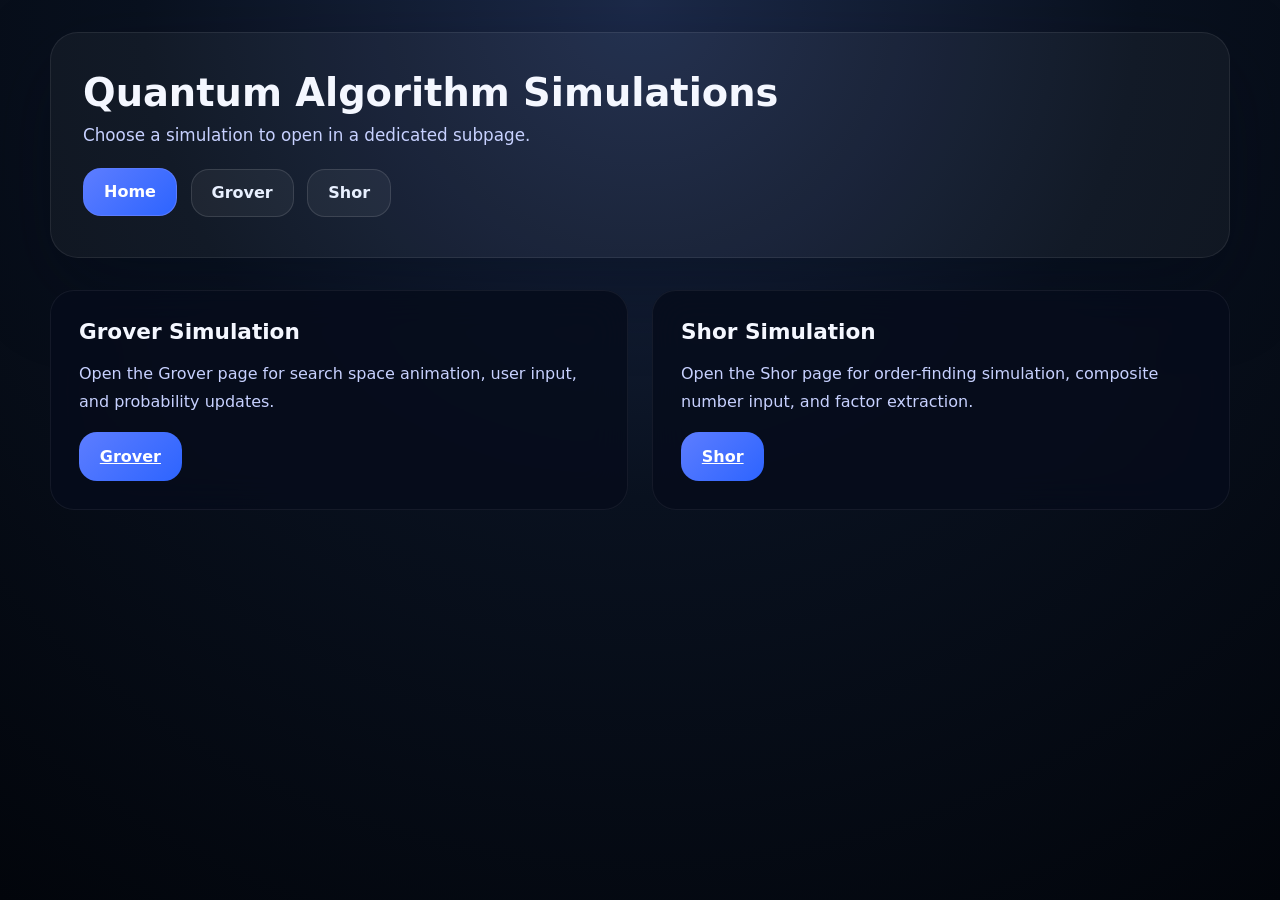
<file: index.html>
<!DOCTYPE html>
<html lang="en">
<head>
  <meta charset="UTF-8" />
  <meta name="viewport" content="width=device-width, initial-scale=1.0" />
  <title>Quantum Algorithm Simulations</title>
  <link rel="stylesheet" href="styles.css" />
</head>
<body>
  <div class="page-shell">
    <header class="hero">
      <h1>Quantum Algorithm Simulations</h1>
      <p>Choose a simulation to open in a dedicated subpage.</p>
      <nav class="top-nav">
        <a href="index.html" class="nav-link active">Home</a>
        <a href="grover.html" class="nav-link">Grover</a>
        <a href="shor.html" class="nav-link">Shor</a>
      </nav>
    </header>

    <section class="content">
      <article class="card highlight">
        <h2>Grover Simulation</h2>
        <p>Open the Grover page for search space animation, user input, and probability updates.</p>
        <a href="grover.html" class="primary-button">Grover</a>
      </article>

      <article class="card highlight">
        <h2>Shor Simulation</h2>
        <p>Open the Shor page for order-finding simulation, composite number input, and factor extraction.</p>
        <a href="shor.html" class="primary-button">Shor</a>
      </article>
    </section>
  </div>
</body>
</html>
</file>
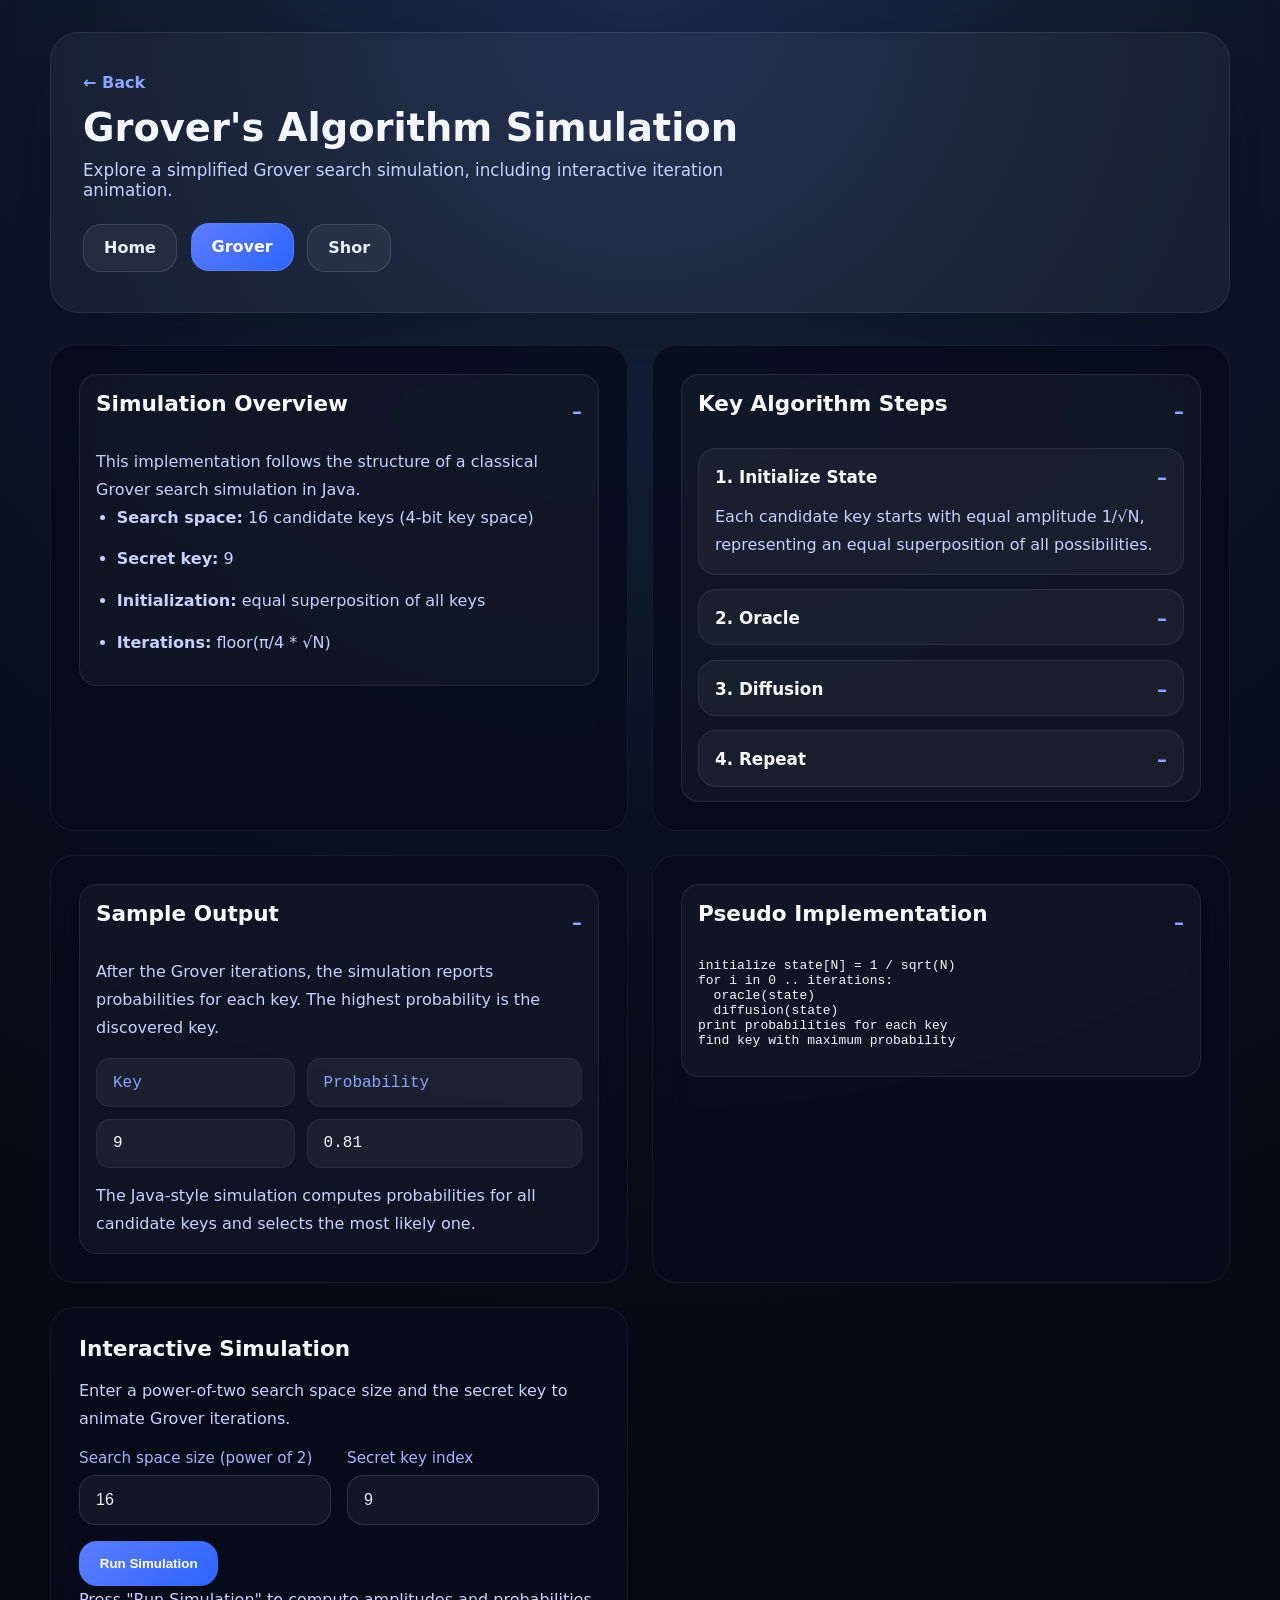
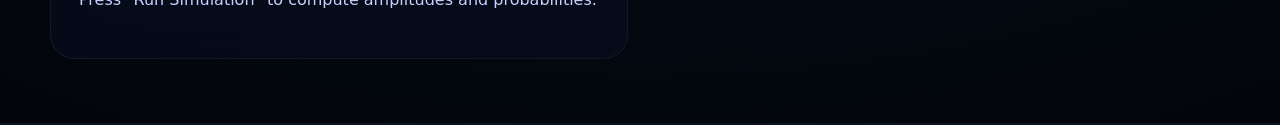
<file: grover.html>
<!DOCTYPE html>
<html lang="en">
<head>
  <meta charset="UTF-8" />
  <meta name="viewport" content="width=device-width, initial-scale=1.0" />
  <title>Grover Algorithm Simulation</title>
  <link rel="stylesheet" href="styles.css" />
</head>
<body>
  <div class="page-shell">
    <header class="hero">
      <a href="index.html" class="back-link">← Back</a>
      <h1>Grover's Algorithm Simulation</h1>
      <p>Explore a simplified Grover search simulation, including interactive iteration animation.</p>
      <nav class="top-nav">
        <a href="index.html" class="nav-link">Home</a>
        <a href="grover.html" class="nav-link active">Grover</a>
        <a href="shor.html" class="nav-link">Shor</a>
      </nav>
    </header>

    <section class="content">
      <article class="card">
        <details open class="section-dropdown">
          <summary><h2>Simulation Overview</h2></summary>
          <div>
            <p>This implementation follows the structure of a classical Grover search simulation in Java.</p>
            <ul>
              <li><strong>Search space:</strong> 16 candidate keys (4-bit key space)</li>
              <li><strong>Secret key:</strong> 9</li>
              <li><strong>Initialization:</strong> equal superposition of all keys</li>
              <li><strong>Iterations:</strong> floor(π/4 * √N)</li>
            </ul>
          </div>
        </details>
      </article>

      <article class="card highlight">
        <details open class="section-dropdown">
          <summary><h2>Key Algorithm Steps</h2></summary>
          <div class="dropdown-list">
            <details open>
              <summary>1. Initialize State</summary>
              <p>Each candidate key starts with equal amplitude 1/√N, representing an equal superposition of all possibilities.</p>
            </details>
            <details>
              <summary>2. Oracle</summary>
              <p>The oracle flips the phase of the secret key's amplitude, marking it for amplification without changing the others.</p>
            </details>
            <details>
              <summary>3. Diffusion</summary>
              <p>The diffusion operator reflects all amplitudes around their mean to amplify the marked state.</p>
            </details>
            <details>
              <summary>4. Repeat</summary>
              <p>Repeat oracle and diffusion for floor(π/4 * √N) iterations to maximize the probability of the secret key.</p>
            </details>
          </div>
        </details>
      </article>

      <article class="card">
        <details open class="section-dropdown">
          <summary><h2>Sample Output</h2></summary>
          <div>
            <p>After the Grover iterations, the simulation reports probabilities for each key. The highest probability is the discovered key.</p>
            <div class="output-grid">
              <div class="output-label">Key</div>
              <div class="output-label">Probability</div>
              <div class="output-value">9</div>
              <div class="output-value">0.81</div>
            </div>
            <p class="note">The Java-style simulation computes probabilities for all candidate keys and selects the most likely one.</p>
          </div>
        </details>
      </article>

      <article class="card code-card">
        <details open class="section-dropdown">
          <summary><h2>Pseudo Implementation</h2></summary>
          <div>
            <pre><code>initialize state[N] = 1 / sqrt(N)
for i in 0 .. iterations:
  oracle(state)
  diffusion(state)
print probabilities for each key
find key with maximum probability</code></pre>
          </div>
        </details>
      </article>

      <article class="card interactive-card">
        <h2>Interactive Simulation</h2>
        <p>Enter a power-of-two search space size and the secret key to animate Grover iterations.</p>
        <div class="form-grid">
          <label class="control-group">
            <span>Search space size (power of 2)</span>
            <input id="inputN" type="number" min="2" step="1" value="16" />
          </label>
          <label class="control-group">
            <span>Secret key index</span>
            <input id="inputTarget" type="number" min="0" value="9" />
          </label>
        </div>
        <button id="runButton" class="primary-button">Run Simulation</button>
        <div id="simulationStatus" class="note">Press "Run Simulation" to compute amplitudes and probabilities.</div>
        <div id="simulationResult" class="simulation-result"></div>
      </article>
    </section>
  </div>
  <script>
    function applyOracle(state, target) {
      state[target] *= -1;
    }
    function applyDiffusion(state) {
      const mean = state.reduce((sum, value) => sum + value, 0) / state.length;
      for (let i = 0; i < state.length; i++) {
        state[i] = 2 * mean - state[i];
      }
    }
    function buildStepStates(N, target) {
      const state = new Array(N).fill(1 / Math.sqrt(N));
      const states = [state.slice()];
      const iterations = Math.floor(Math.PI / 4 * Math.sqrt(N));
      for (let i = 0; i < iterations; i++) {
        applyOracle(state, target);
        applyDiffusion(state);
        states.push(state.slice());
      }
      return { states, iterations };
    }
    const groverStepDescriptions = [
      'Initialize equal amplitudes for each candidate state.',
      'Apply the oracle to flip the phase of the secret key.',
      'Apply diffusion to amplify the marked state amplitude.',
      'Repeat the process until the marked state probability peaks.'
    ];
    function renderStepResults(state, target, step, iterations) {
      const phaseStep = step === 0 ? 0 : ((step - 1) % 2) + 1;
      const phaseName = step === 0 ? 'Initial state' : phaseStep === 1 ? 'Oracle applied' : 'Diffusion applied';
      const currentDescription = groverStepDescriptions[Math.min(step, groverStepDescriptions.length - 1)];
      const rows = state
        .map((amplitude, index) => {
          const probability = amplitude * amplitude;
          const width = Math.max(2, Math.min(100, probability * 100));
          return `
          <tr${index === target ? ' class="highlight-row"' : ''}>
            <td>${index}</td>
            <td>${probability.toFixed(4)}</td>
            <td>
              <div class="bar"><div class="bar-fill" style="width: ${width}%"></div></div>
            </td>
          </tr>`;
        })
        .join("");
      const best = state
        .map((amplitude, index) => ({ index, probability: amplitude * amplitude }))
        .reduce((winner, item) => (item.probability > winner.probability ? item : winner), { index: 0, probability: 0 });
      const circuit = state
        .map((amplitude, index) => {
          const probability = amplitude * amplitude;
          const width = Math.max(4, Math.min(100, probability * 90));
          return `<div class="circuit-bar${index === target ? ' target' : ''}" style="flex: ${width};"><span>${index}</span></div>`;
        })
        .join("");
      return `
        <div class="result-summary">
          <p><strong>Iteration:</strong> ${step}/${iterations}</p>
          <p><strong>Phase:</strong> ${phaseName}</p>
          <p><strong>Most likely key now:</strong> ${best.index} (${best.probability.toFixed(4)})</p>
          <p class="note">${currentDescription}</p>
        </div>
        <div class="circuit-animation">
          ${circuit}
        </div>
        <div class="result-table-wrap">
          <table class="result-table">
            <thead><tr><th>Key</th><th>Probability</th><th>Amplitude</th></tr></thead>
            <tbody>${rows}</tbody>
          </table>
        </div>`;
    }
    function animateSteps(states, target, iterations, resultArea) {
      let step = 0;
      resultArea.innerHTML = renderStepResults(states[step], target, step, iterations);
      const intervalId = setInterval(() => {
        step += 1;
        if (step >= states.length) {
          clearInterval(intervalId);
          return;
        }
        resultArea.innerHTML = renderStepResults(states[step], target, step, iterations);
      }, 500);
    }
    document.getElementById("runButton").addEventListener("click", () => {
      const nInput = Number(document.getElementById("inputN").value);
      const targetInput = Number(document.getElementById("inputTarget").value);
      const resultArea = document.getElementById("simulationResult");
      if (!Number.isInteger(nInput) || nInput < 2 || (nInput & (nInput - 1)) !== 0) {
        resultArea.innerHTML = '<p class="note">Enter a valid power-of-two search space size like 4, 8, 16, or 32.</p>';
        return;
      }
      if (nInput > 32) {
        resultArea.innerHTML = '<p class="note">Use a smaller search space (max 32) for smooth animation.</p>';
        return;
      }
      if (!Number.isInteger(targetInput) || targetInput < 0 || targetInput >= nInput) {
        resultArea.innerHTML = '<p class="note">The secret key must be an integer between 0 and N - 1.</p>';
        return;
      }
      const { states, iterations } = buildStepStates(nInput, targetInput);
      resultArea.innerHTML = '<p class="note">Animating Grover iterations…</p>';
      animateSteps(states, targetInput, iterations, resultArea);
    });
  </script>
</body>
</html>
</file>
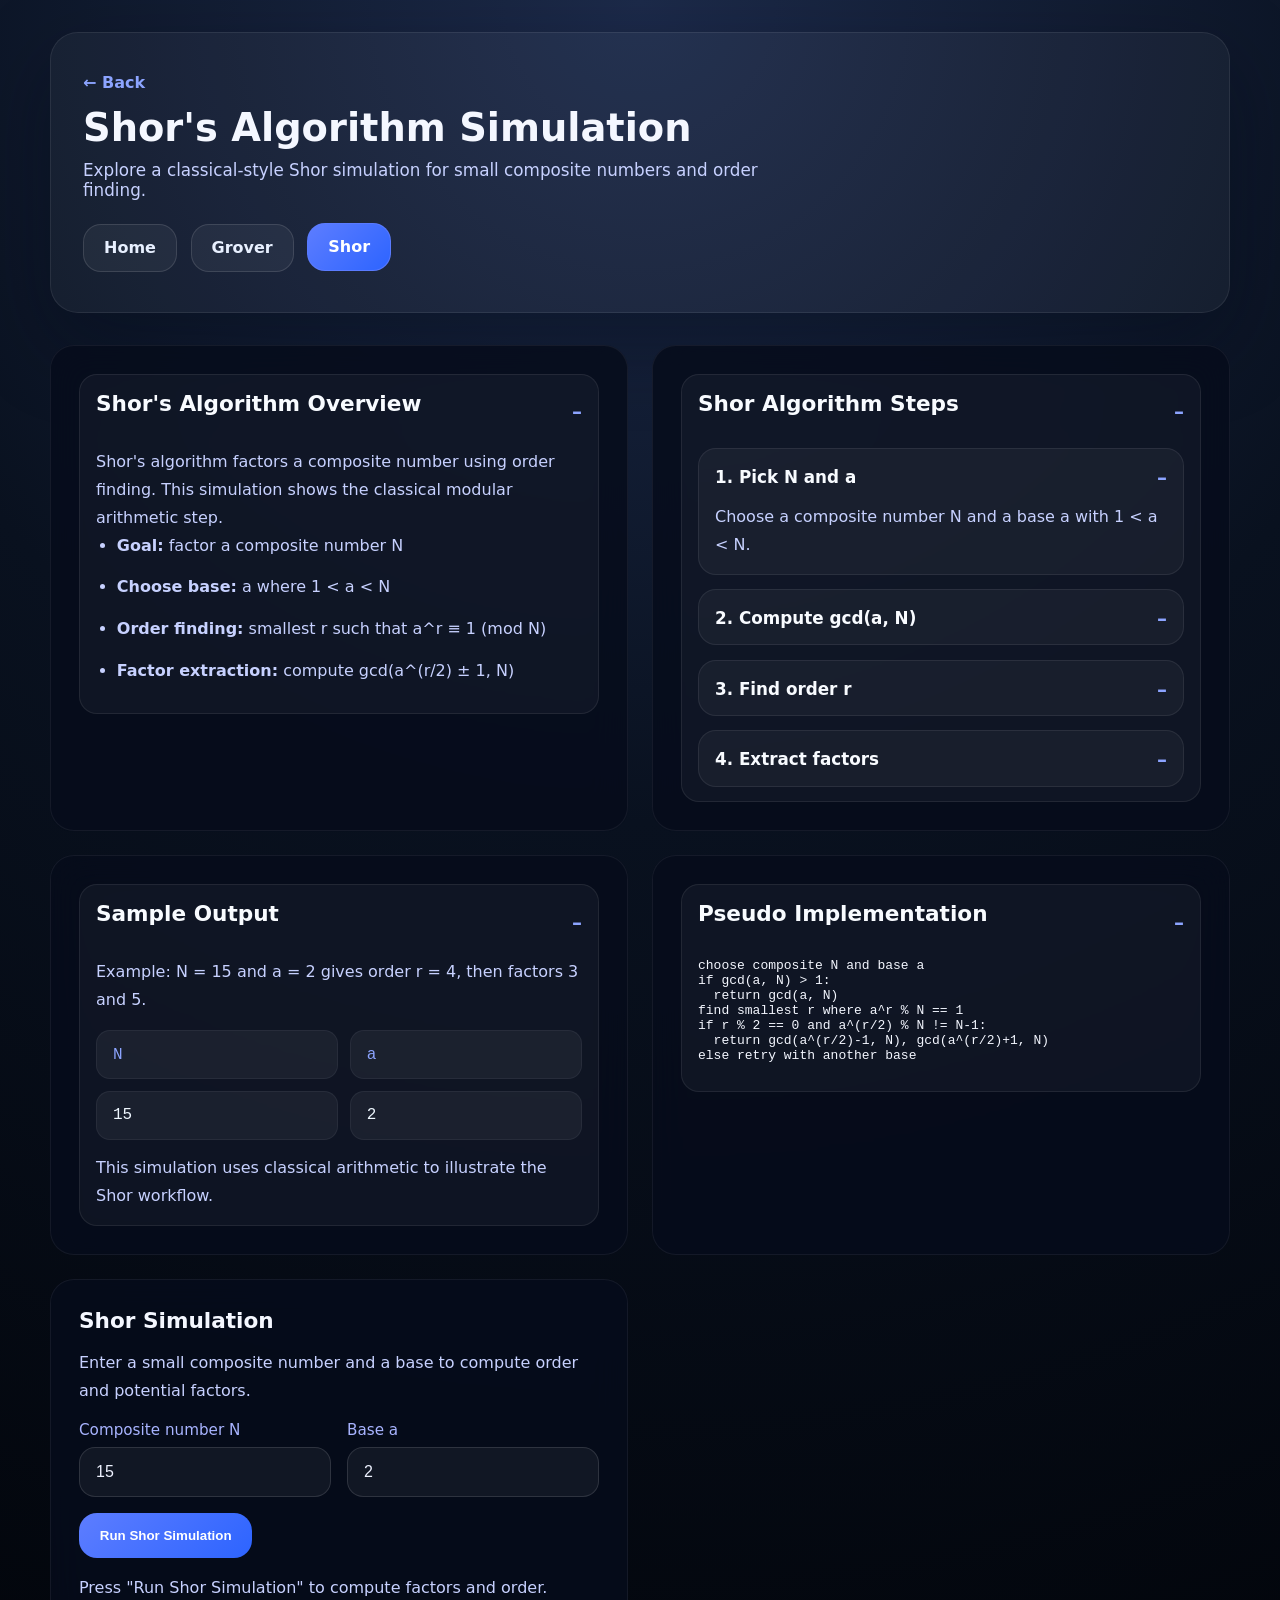
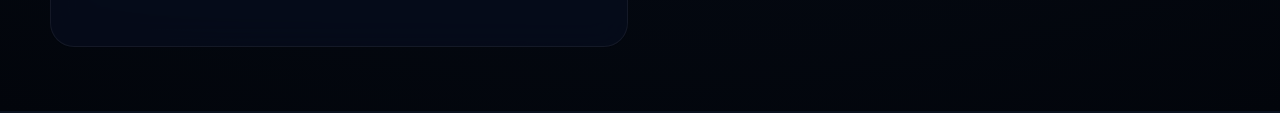
<file: shor.html>
<!DOCTYPE html>
<html lang="en">
<head>
  <meta charset="UTF-8" />
  <meta name="viewport" content="width=device-width, initial-scale=1.0" />
  <title>Shor Algorithm Simulation</title>
  <link rel="stylesheet" href="styles.css" />
</head>
<body>
  <div class="page-shell">
    <header class="hero">
      <a href="index.html" class="back-link">← Back</a>
      <h1>Shor's Algorithm Simulation</h1>
      <p>Explore a classical-style Shor simulation for small composite numbers and order finding.</p>
      <nav class="top-nav">
        <a href="index.html" class="nav-link">Home</a>
        <a href="grover.html" class="nav-link">Grover</a>
        <a href="shor.html" class="nav-link active">Shor</a>
      </nav>
    </header>

    <section class="content">
      <article class="card">
        <details open class="section-dropdown">
          <summary><h2>Shor's Algorithm Overview</h2></summary>
          <div>
            <p>Shor's algorithm factors a composite number using order finding. This simulation shows the classical modular arithmetic step.</p>
            <ul>
              <li><strong>Goal:</strong> factor a composite number N</li>
              <li><strong>Choose base:</strong> a where 1 < a < N</li>
              <li><strong>Order finding:</strong> smallest r such that a^r ≡ 1 (mod N)</li>
              <li><strong>Factor extraction:</strong> compute gcd(a^(r/2) ± 1, N)</li>
            </ul>
          </div>
        </details>
      </article>

      <article class="card highlight">
        <details open class="section-dropdown">
          <summary><h2>Shor Algorithm Steps</h2></summary>
          <div class="dropdown-list">
            <details open>
              <summary>1. Pick N and a</summary>
              <p>Choose a composite number N and a base a with 1 < a < N.</p>
            </details>
            <details>
              <summary>2. Compute gcd(a, N)</summary>
              <p>If gcd(a, N) > 1, then a non-trivial factor has already been found.</p>
            </details>
            <details>
              <summary>3. Find order r</summary>
              <p>Find the smallest r such that a^r % N == 1.</p>
            </details>
            <details>
              <summary>4. Extract factors</summary>
              <p>If r is even and a^(r/2) ≠ -1 mod N, compute gcd(a^(r/2) ± 1, N) for non-trivial factors.</p>
            </details>
          </div>
        </details>
      </article>

      <article class="card">
        <details open class="section-dropdown">
          <summary><h2>Sample Output</h2></summary>
          <div>
            <p>Example: N = 15 and a = 2 gives order r = 4, then factors 3 and 5.</p>
            <div class="output-grid">
              <div class="output-label">N</div>
              <div class="output-label">a</div>
              <div class="output-value">15</div>
              <div class="output-value">2</div>
            </div>
            <p class="note">This simulation uses classical arithmetic to illustrate the Shor workflow.</p>
          </div>
        </details>
      </article>

      <article class="card code-card">
        <details open class="section-dropdown">
          <summary><h2>Pseudo Implementation</h2></summary>
          <div>
            <pre><code>choose composite N and base a
if gcd(a, N) > 1:
  return gcd(a, N)
find smallest r where a^r % N == 1
if r % 2 == 0 and a^(r/2) % N != N-1:
  return gcd(a^(r/2)-1, N), gcd(a^(r/2)+1, N)
else retry with another base</code></pre>
          </div>
        </details>
      </article>

      <article class="card interactive-card">
        <h2>Shor Simulation</h2>
        <p>Enter a small composite number and a base to compute order and potential factors.</p>
        <div class="form-grid">
          <label class="control-group">
            <span>Composite number N</span>
            <input id="shorN" type="number" min="4" step="1" value="15" />
          </label>
          <label class="control-group">
            <span>Base a</span>
            <input id="shorA" type="number" min="2" step="1" value="2" />
          </label>
        </div>
        <button id="runShorButton" class="primary-button">Run Shor Simulation</button>
        <div id="shorResult" class="simulation-result">
          <p class="note">Press "Run Shor Simulation" to compute factors and order.</p>
        </div>
      </article>
    </section>
  </div>
  <script>
    function gcd(a, b) {
      while (b !== 0) {
        const temp = b;
        b = a % b;
        a = temp;
      }
      return Math.abs(a);
    }
    function modPow(base, exponent, modulus) {
      let result = 1;
      let value = base % modulus;
      let exp = exponent;
      while (exp > 0) {
        if (exp % 2 === 1) {
          result = (result * value) % modulus;
        }
        value = (value * value) % modulus;
        exp = Math.floor(exp / 2);
      }
      return result;
    }
    function findOrder(a, N) {
      let r = 1;
      let current = a % N;
      while (current !== 1 && r < N) {
        current = (current * a) % N;
        r += 1;
      }
      return current === 1 ? r : null;
    }
    function runShorSimulation(N, a) {
      if (N < 4 || !Number.isInteger(N)) {
        return { error: 'N must be a composite integer greater than 3.' };
      }
      if (a <= 1 || a >= N || !Number.isInteger(a)) {
        return { error: 'Base a must be an integer between 2 and N - 1.' };
      }
      const g = gcd(a, N);
      if (g > 1 && g < N) {
        return { N, a, gcd: g, order: null, factors: [g, N / g], message: 'Non-trivial factor found immediately from gcd.' };
      }
      const r = findOrder(a, N);
      if (!r || r % 2 !== 0) {
        return { N, a, gcd: g, order: r, factors: null, message: 'Order not found or not even; try a different base.' };
      }
      const x = modPow(a, r / 2, N);
      if (x === N - 1) {
        return { N, a, gcd: g, order: r, factors: null, message: 'a^(r/2) ≡ -1 mod N, choose a different base.' };
      }
      const factor1 = gcd(x - 1, N);
      const factor2 = gcd(x + 1, N);
      const factors = [factor1, factor2].filter((f) => f > 1 && f < N);
      return {
        N,
        a,
        gcd: g,
        order: r,
        factors: factors.length ? factors : null,
        message: factors.length ? 'Factors found using order-finding step.' : 'No non-trivial factors found for this base.',
      };
    }
    function renderShorResult(result) {
      if (result.error) {
        return `<p class="note">${result.error}</p>`;
      }
      const factorText = result.factors ? result.factors.join(' and ') : 'None';
      const stepList = [];
      if (result.gcd > 1 && result.gcd < result.N) {
        stepList.push(`Checked gcd(a, N) = ${result.gcd}; non-trivial factor found immediately.`);
      } else {
        stepList.push(`Checked gcd(a, N) = ${result.gcd}; proceed to order finding.`);
        stepList.push(`Computed order r = ${result.order ?? 'not found'} for a mod N.`);
        if (result.order && result.order % 2 === 0) {
          stepList.push(`Computed x = a^(r/2) mod N and evaluated gcd(x ± 1, N).`);
        } else {
          stepList.push('Order is not even or not found; choose a different base to retry.');
        }
      }
      return `
        <div class="result-summary">
          <p><strong>N:</strong> ${result.N}</p>
          <p><strong>a:</strong> ${result.a}</p>
          <p><strong>Order r:</strong> ${result.order ?? 'not found'}</p>
          <p><strong>Factors:</strong> ${factorText}</p>
        </div>
        <div class="step-list">
          ${stepList.map((item) => `<li>${item}</li>`).join('')}
        </div>
        <p class="note">${result.message}</p>`;
    }
    document.getElementById("runShorButton").addEventListener("click", () => {
      const N = Number(document.getElementById("shorN").value);
      const a = Number(document.getElementById("shorA").value);
      const resultArea = document.getElementById("shorResult");
      resultArea.innerHTML = '<p class="note">Running Shor simulation...</p>';
      setTimeout(() => {
        resultArea.innerHTML = renderShorResult(runShorSimulation(N, a));
      }, 150);
    });
  </script>
</body>
</html>
</file>
<file: styles.css>
:root {
  color-scheme: light;
  font-family: Inter, system-ui, -apple-system, BlinkMacSystemFont, "Segoe UI", sans-serif;
  background: #0b1220;
  color: #f4f7ff;
}

* {
  box-sizing: border-box;
}

body {
  margin: 0;
  min-height: 100vh;
  background: radial-gradient(circle at top, #1c2a4a 0%, #09111f 45%, #02050b 100%);
}

.page-shell {
  width: min(1180px, calc(100% - 2rem));
  margin: 0 auto;
  padding: 2rem 0 4rem;
}

.hero {
  padding: 2.5rem 2rem;
  border-radius: 28px;
  background: rgba(255, 255, 255, 0.04);
  border: 1px solid rgba(255, 255, 255, 0.08);
  box-shadow: 0 30px 80px rgba(4, 9, 24, 0.35);
}

.hero h1 {
  margin: 0 0 0.75rem;
  font-size: clamp(2.25rem, 3vw, 3.6rem);
  line-height: 1.03;
}

.back-link {
  display: inline-block;
  margin-bottom: 1rem;
  color: #8ca4ff;
  font-weight: 700;
  text-decoration: none;
}

.back-link:hover {
  color: #d7e1ff;
}

.hero p {
  margin: 0;
  max-width: 44rem;
  font-size: 1.05rem;
  color: #c7d1ff;
}

.top-nav {
  display: flex;
  flex-wrap: wrap;
  gap: 0.85rem;
  margin-top: 1.5rem;
}

.nav-link {
  padding: 0.85rem 1.25rem;
  border-radius: 18px;
  border: 1px solid rgba(255, 255, 255, 0.12);
  background: rgba(255, 255, 255, 0.05);
  color: #e8f0ff;
  text-decoration: none;
  font-weight: 700;
  transition: background 0.2s ease, transform 0.2s ease, border-color 0.2s ease;
}

.nav-link:hover,
.nav-link.active {
  background: linear-gradient(135deg, #5d7dff, #2d64ff);
  color: #fff;
  border-color: rgba(93, 125, 255, 0.9);
  transform: translateY(-1px);
}

.circuit-animation {
  display: flex;
  flex-wrap: wrap;
  gap: 0.55rem;
  margin: 1rem 0 0;
}

.circuit-bar {
  min-width: 2.5rem;
  padding: 0.55rem 0.55rem;
  border-radius: 14px;
  background: rgba(255, 255, 255, 0.07);
  border: 1px solid rgba(255, 255, 255, 0.08);
  color: #eef2ff;
  font-size: 0.8rem;
  line-height: 1.3;
  text-align: center;
  transition: transform 0.2s ease, opacity 0.2s ease;
}

.circuit-bar.target {
  background: linear-gradient(135deg, #5d7dff, #2d64ff);
  opacity: 1;
}

.highlight-row {
  background: rgba(93, 125, 255, 0.14);
}

.step-list {
  margin: 1rem 0 0;
  padding-left: 1.25rem;
  display: grid;
  gap: 0.75rem;
}

.step-list li {
  color: #d2dbff;
}

.content {
  display: grid;
  grid-template-columns: repeat(2, minmax(0, 1fr));
  gap: 1.5rem;
  margin-top: 2rem;
}

.card {
  padding: 1.75rem;
  border-radius: 24px;
  background: rgba(6, 12, 28, 0.85);
  border: 1px solid rgba(255, 255, 255, 0.06);
  backdrop-filter: blur(18px);
}

.card h2 {
  margin-top: 0;
  margin-bottom: 1rem;
  font-size: 1.35rem;
}

.card p,
.card li,
.card .note {
  color: #c7d1ff;
  line-height: 1.75;
}

.card ul {
  padding-left: 1.3rem;
  margin: 0;
}

.card li {
  margin-bottom: 0.85rem;
}

.card input {
  width: 100%;
  padding: 0.95rem 1rem;
  border-radius: 16px;
  border: 1px solid rgba(255, 255, 255, 0.12);
  background: rgba(255, 255, 255, 0.05);
  color: #eef2ff;
  font-size: 1rem;
}

.card button {
  border: 0;
  cursor: pointer;
}

.form-grid {
  display: grid;
  grid-template-columns: repeat(2, minmax(0, 1fr));
  gap: 1rem;
  margin-bottom: 1rem;
}

.control-group {
  display: flex;
  flex-direction: column;
  gap: 0.5rem;
}

.control-group span {
  color: #a8b4ff;
  font-size: 0.95rem;
}

.primary-button {
  display: inline-flex;
  align-items: center;
  justify-content: center;
  padding: 0.95rem 1.3rem;
  border-radius: 18px;
  background: linear-gradient(135deg, #5d7dff, #2d64ff);
  color: #fff;
  font-weight: 700;
  transition: transform 0.18s ease, box-shadow 0.18s ease;
}

.primary-button:hover {
  transform: translateY(-1px);
  box-shadow: 0 18px 40px rgba(45, 100, 255, 0.28);
}

.simulation-result {
  margin-top: 1rem;
  color: #d6def7;
}

.result-summary p {
  margin: 0.35rem 0;
}

.result-table-wrap {
  overflow-x: auto;
  margin-top: 1rem;
}

.result-table {
  width: 100%;
  border-collapse: collapse;
}

.result-table th,
.result-table td {
  padding: 0.85rem 1rem;
  text-align: left;
  border-bottom: 1px solid rgba(255, 255, 255, 0.08);
   vertical-align: middle;
 }
 
 .result-table th {
   color: #8ca4ff;
 }
 
 .result-table td {
   color: #eef2ff;
 }
 
 .bar {
   width: 100%;
   height: 0.85rem;
   border-radius: 999px;
   background: rgba(255, 255, 255, 0.08);
   overflow: hidden;
 }
 
 .bar-fill {
   height: 100%;
   background: linear-gradient(90deg, #6c77ff 0%, #2d64ff 100%);
   border-radius: 999px;
   transition: width 0.45s ease;
 }

.dropdown-list {
   display: grid;
   gap: 0.9rem;
 }
 
 details {
   padding: 1rem 1rem 0.9rem;
   border-radius: 18px;
   background: rgba(255, 255, 255, 0.04);
   border: 1px solid rgba(255, 255, 255, 0.08);
 }
 
 summary {
   display: flex;
   justify-content: space-between;
   align-items: center;
   gap: 1rem;
   cursor: pointer;
   font-size: 1.05rem;
   font-weight: 700;
   color: #f8fbff;
   list-style: none;
 }
 
 summary h2 {
   margin: 0;
   font-size: 1.35rem;
 }
 
 details > div {
   margin-top: 1rem;
 }
 
 summary::-webkit-details-marker {
   display: none;
 }
 
 summary::after {
   content: "+";
   font-size: 1.25rem;
   color: #8ca4ff;
   transition: transform 0.2s ease;
 }
 
 details[open] summary::after {
   content: "–";
   transform: rotate(0deg);
 }
 
 details p {
   margin: 0.9rem 0 0;
   color: #c7d1ff;
   line-height: 1.75;
}

.output-grid {
  display: grid;
  grid-template-columns: auto auto;
  gap: 0.75rem;
  align-items: center;
  margin-top: 1rem;
}

.output-label,
.output-value {
  padding: 0.9rem 1rem;
  border-radius: 14px;
  background: rgba(255, 255, 255, 0.05);
  border: 1px solid rgba(255, 255, 255, 0.06);
  font-family: "Fira Code", monospace, ui-monospace, SFMono-Regular, Menlo, Consolas, monospace;
}

.output-label {
  color: #8ca4ff;
}

.output-value {
  color: #eff7ff;
}

.tab-nav {
  display: flex;
  gap: 1rem;
  margin: 1.5rem 0 0;
}

.tab-button {
  padding: 0.95rem 1.5rem;
  border-radius: 999px;
  border: 1px solid rgba(255, 255, 255, 0.12);
  background: rgba(255, 255, 255, 0.05);
  color: #e8f0ff;
  font-weight: 700;
  cursor: pointer;
  transition: background 0.2s ease, transform 0.2s ease;
}

.tab-button:hover {
  background: rgba(255, 255, 255, 0.12);
}

.tab-button.active {
  background: linear-gradient(135deg, #5d7dff, #2d64ff);
  color: #fff;
  border-color: rgba(93, 125, 255, 0.9);
}

.tab-panel {
  display: none;
}

.tab-panel.active {
  display: block;
}

@media (max-width: 860px) {
  .content {
    grid-template-columns: 1fr;
  }

  .tab-nav {
    flex-wrap: wrap;
  }
}

  /* overflow-x: auto;
  padding: 1.15rem;
  border-radius: 18px;
  background: rgba(11, 18, 36, 0.9);
  border: 1px solid rgba(90, 135, 255, 0.16);
  color: #e4edf9;
  font-size: 0.95rem;
  line-height: 1.6;
} */

@media (max-width: 860px) {
  .content {
    grid-template-columns: 1fr;
  }
}
</file>
